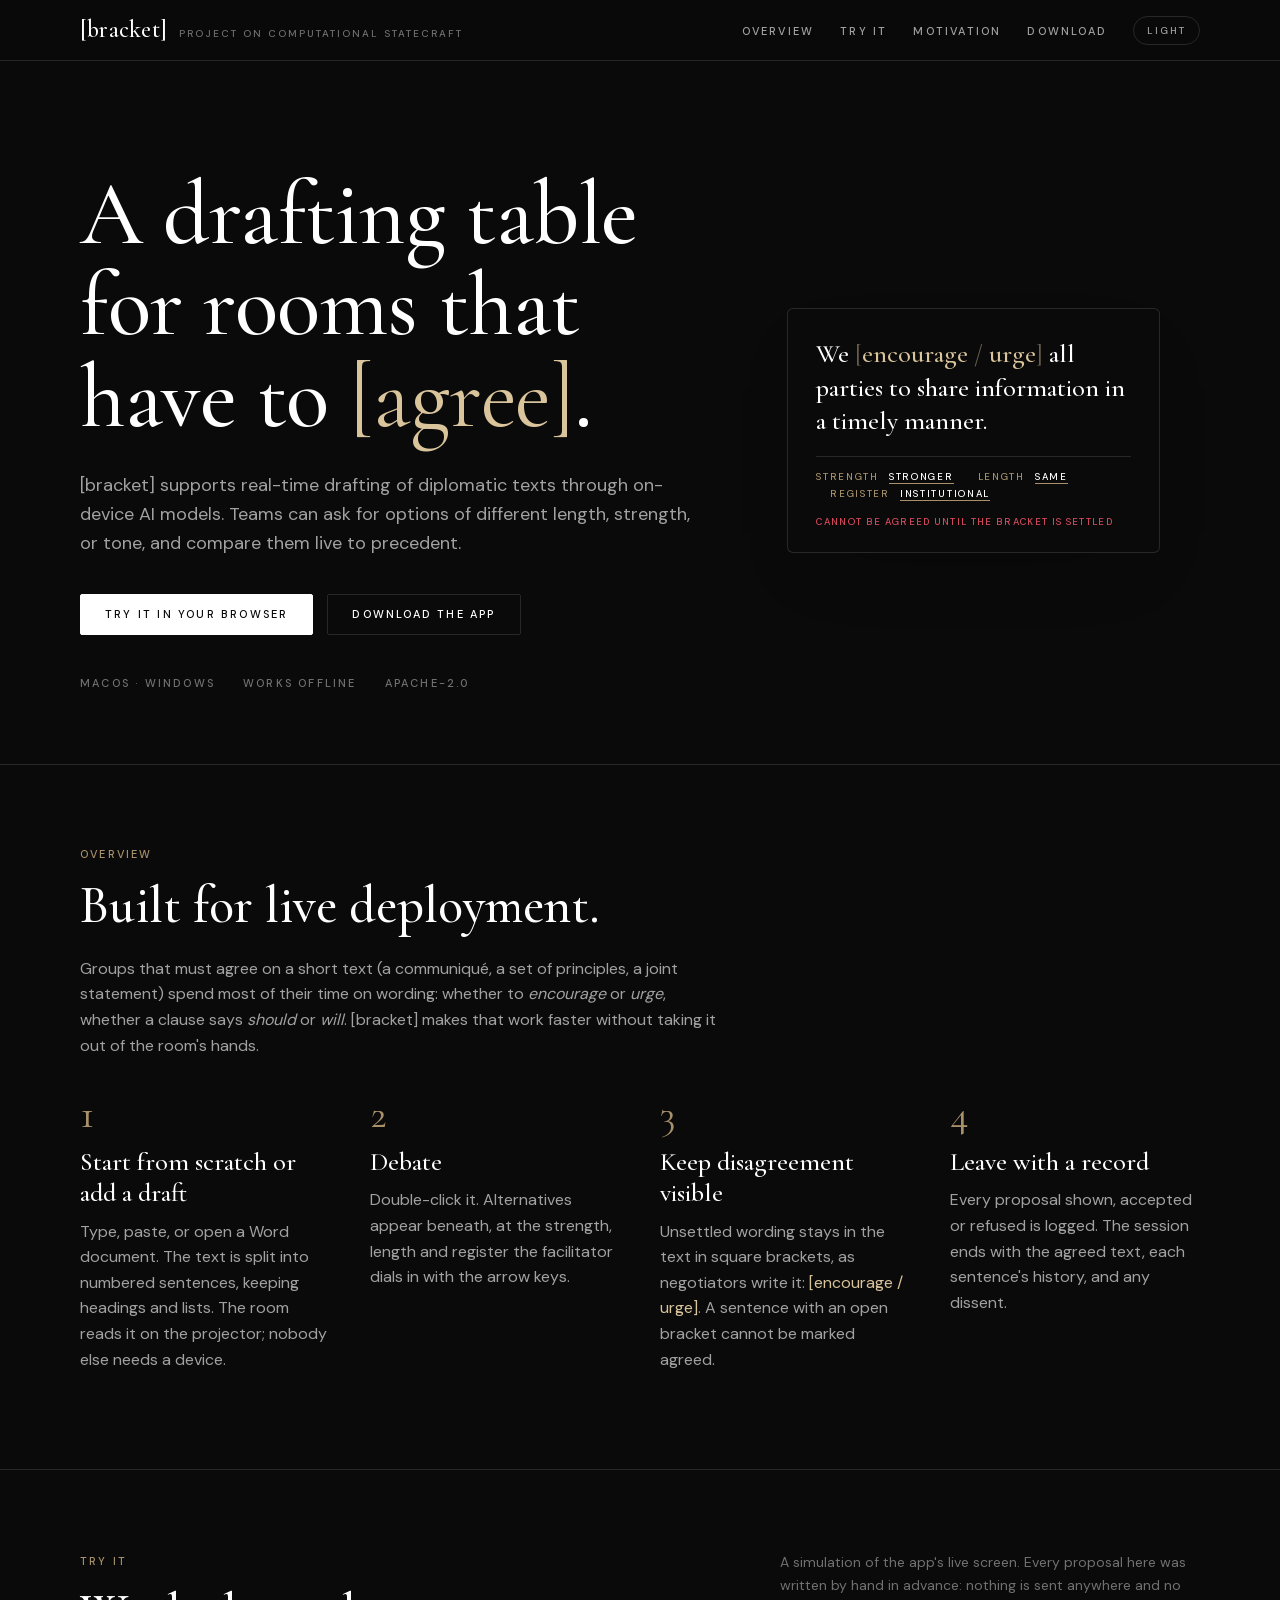
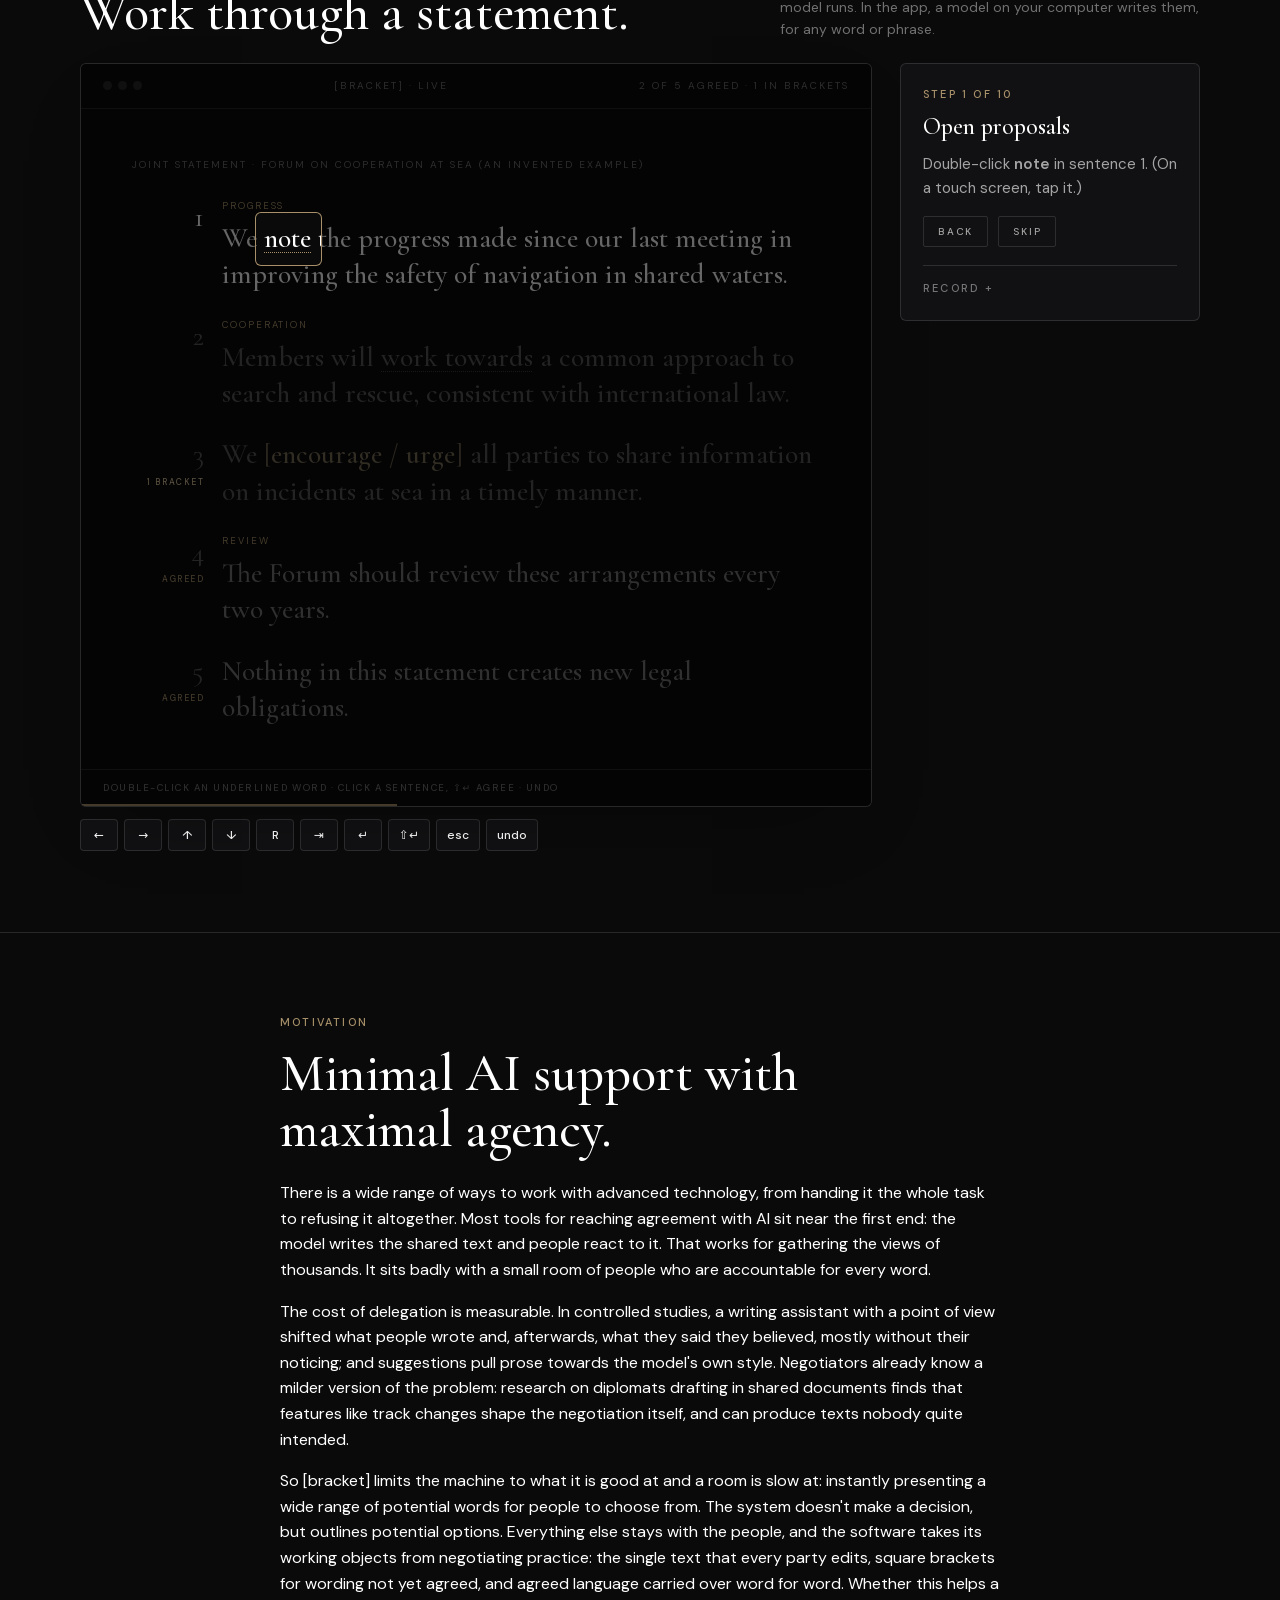
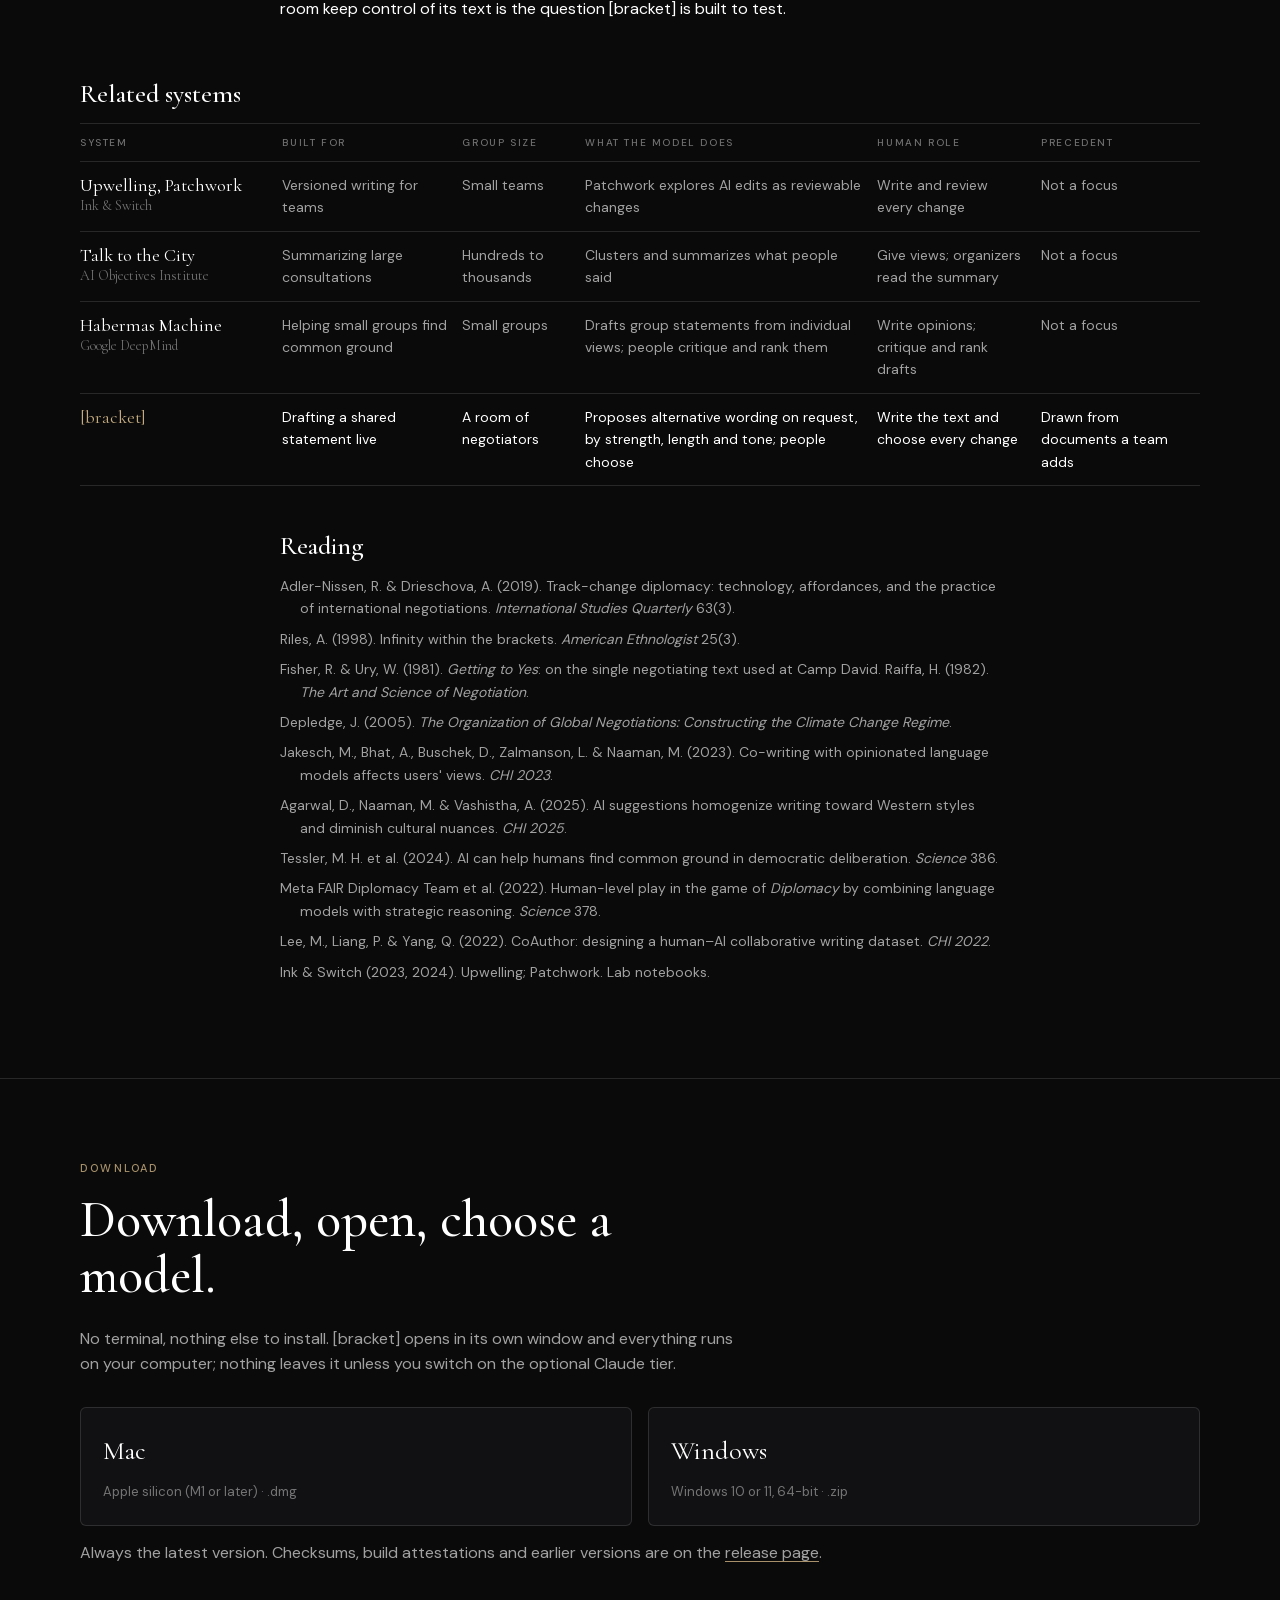
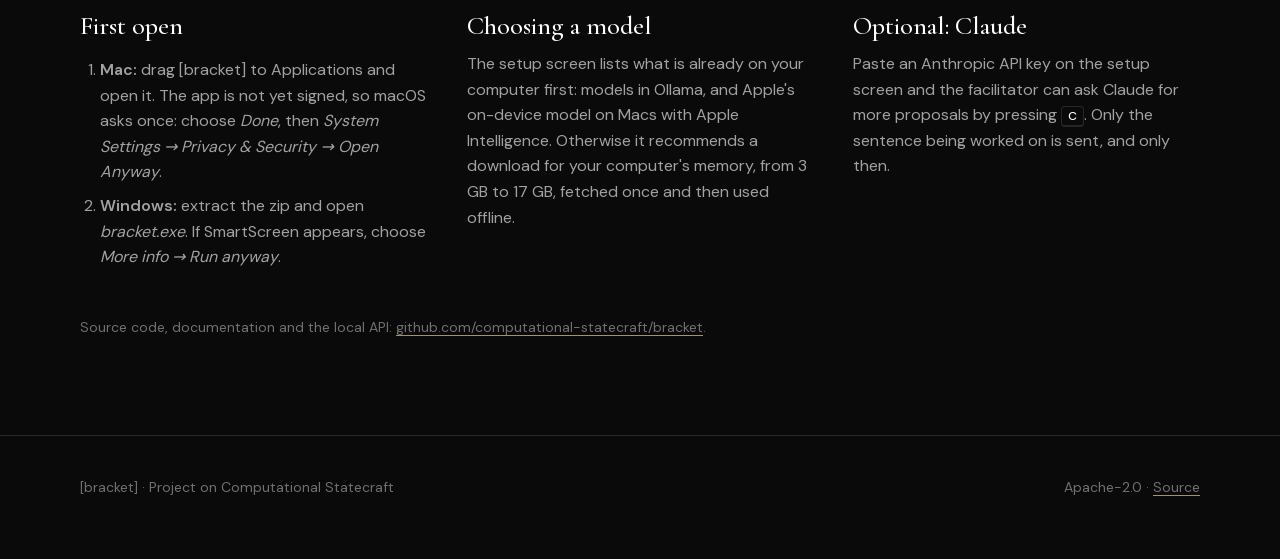
<file: site/index.html>
<!doctype html>
<html lang="en">
<head>
<meta charset="utf-8">
<meta name="viewport" content="width=device-width, initial-scale=1">
<title>[bracket] · a drafting table for rooms that have to agree</title>
<meta name="description" content="[bracket] supports real-time drafting of diplomatic texts through on-device AI models. Teams can ask for options of different length, strength, or tone, and compare them live to precedent.">
<meta name="color-scheme" content="dark light">
<link rel="stylesheet" href="style.css">
<link rel="icon" href="assets/icon.svg" type="image/svg+xml">
<script>
  // the theme chosen last time on this device (if any), before the page paints
  try { const t = localStorage.getItem('bracket-theme'); if (t === 'light' || t === 'dark') document.documentElement.dataset.theme = t; } catch (e) {}
</script>
</head>
<body>
<a class="skip" href="#main">Skip to content</a>

<header class="top">
  <div class="wrap">
    <a class="mark" href="#top" aria-label="[bracket], home"><span class="word">[bracket]</span><span class="by caps">Project on Computational Statecraft</span></a>
    <nav aria-label="Sections">
      <ul>
        <li class="hide-sm"><a class="caps" href="#how">Overview</a></li>
        <li><a class="caps" href="#try">Try it</a></li>
        <li class="hide-sm"><a class="caps" href="#why">Motivation</a></li>
        <li><a class="caps" href="#download">Download</a></li>
        <li><button class="theme caps" id="theme" type="button" aria-label="Switch between light and dark">Dark</button></li>
      </ul>
    </nav>
  </div>
</header>

<main id="main">
<div class="hero" id="top">
  <div class="wrap">
    <div>
    <h1>A drafting table for rooms that have to <span class="b">[agree]</span>.</h1>
    <p class="lede">[bracket] supports real-time drafting of diplomatic texts through on-device AI models.
      Teams can ask for options of different length, strength, or tone, and compare them live to precedent.</p>
    <div class="actions">
      <a class="btn" href="#try">Try it in your browser</a>
      <a class="btn ghost" href="#download">Download the app</a>
    </div>
    <div class="facts caps"><span>macOS · Windows</span><span>Works offline</span><span>Apache-2.0</span></div>
    </div>
    <figure class="specimen" aria-label="An example of a sentence in [bracket]">
      <p class="s">We <span class="bk">[</span><span class="alt">encourage</span><span class="bk"> / </span><span class="alt">urge</span><span class="bk">]</span> all parties to share information in a timely manner.</p>
      <div class="ladder"><span class="lab">Strength</span><b>stronger</b><span class="lab">Length</span><b>same</b><span class="lab">Register</span><b>institutional</b></div>
      <div class="note">Cannot be agreed until the bracket is settled</div>
    </figure>
  </div>
</div>

<section id="how" aria-labelledby="how-h">
  <div class="wrap">
    <p class="eyebrow caps">Overview</p>
    <h2 id="how-h">Built for live deployment.</h2>
    <p class="muted" style="max-width:40em">Groups that must agree on a short text (a communiqué, a set of principles, a
      joint statement) spend most of their time on wording: whether to <em>encourage</em> or <em>urge</em>, whether a
      clause says <em>should</em> or <em>will</em>. [bracket] makes that work faster without taking it out of the room's hands.</p>
    <div class="cols">
      <div class="step"><span class="n">1</span><h3>Start from scratch or add a draft</h3><p>Type, paste, or open a Word document. The text is split into numbered sentences, keeping headings and lists. The room reads it on the projector; nobody else needs a device.</p></div>
      <div class="step"><span class="n">2</span><h3>Debate</h3><p>Double-click it. Alternatives appear beneath, at the strength, length and register the facilitator dials in with the arrow keys.</p></div>
      <div class="step"><span class="n">3</span><h3>Keep disagreement visible</h3><p>Unsettled wording stays in the text in square brackets, as negotiators write it: <span style="color:var(--brk)">[encourage / urge]</span>. A sentence with an open bracket cannot be marked agreed.</p></div>
      <div class="step"><span class="n">4</span><h3>Leave with a record</h3><p>Every proposal shown, accepted or refused is logged. The session ends with the agreed text, each sentence's history, and any dissent.</p></div>
    </div>
  </div>
</section>

<section id="try" aria-labelledby="try-h">
  <div class="wrap">
    <div class="demo-head">
      <div>
        <p class="eyebrow caps">Try it</p>
        <h2 id="try-h" style="margin:0">Work through a statement.</h2>
      </div>
      <p class="small" style="max-width:30em;margin:0">A simulation of the app's live screen. Every proposal here was written
        by hand in advance: nothing is sent anywhere and no model runs. In the app, a model on your computer writes them,
        for any word or phrase.</p>
    </div>

    <div class="demo-grid">
      <div>
        <div class="screen" id="screen">
          <div class="bar"><span class="dots" aria-hidden="true"><i></i><i></i><i></i></span><span>[bracket] · live</span><span id="readout">–</span></div>
          <div class="stage" id="stage" tabindex="0" role="application" aria-label="Demo drafting screen. Use the keys described in the guide."></div>
          <div class="foot"><span id="hintline">Click inside the screen, then use the keys</span><span id="toast" class="toast" role="status" aria-live="polite"></span></div>
          <div class="progress" id="progress" style="width:0"></div>
        </div>
        <div class="keys" id="keys" aria-label="On-screen keys" style="margin-top:12px">
          <button class="key" data-key="ArrowLeft" title="Weaker">←</button>
          <button class="key" data-key="ArrowRight" title="Stronger">→</button>
          <button class="key" data-key="ArrowUp" title="Longer">↑</button>
          <button class="key" data-key="ArrowDown" title="Shorter">↓</button>
          <button class="key" data-key="r" title="Register">R</button>
          <button class="key" data-key="Tab" title="Next proposal">⇥</button>
          <button class="key" data-key="Enter" title="Accept or settle">↵</button>
          <button class="key" data-key="ShiftEnter" title="Keep as alternative, or toggle agreed">⇧↵</button>
          <button class="key" data-key="Escape" title="Close">esc</button>
          <button class="key" data-key="Undo" title="Undo">undo</button>
        </div>
      </div>

      <aside class="guide" aria-live="polite">
        <div class="count caps" id="gcount"></div>
        <h3 id="gtitle"></h3>
        <div id="gbody"></div>
        <div class="nav"><button type="button" id="gback">Back</button><button type="button" id="gnext">Skip</button></div>
        <details class="record">
          <summary class="caps">Record</summary>
          <ol id="log"></ol>
        </details>
      </aside>
    </div>
  </div>
</section>

<section id="why" aria-labelledby="why-h">
  <div class="narrow">
    <p class="eyebrow caps">Motivation</p>
    <h2 id="why-h">Minimal AI support with maximal agency.</h2>
    <p>There is a wide range of ways to work with advanced technology, from handing it the whole task to refusing it
      altogether. Most tools for reaching agreement with AI sit near the first end: the model writes the shared text and
      people react to it. That works for gathering the views of thousands. It sits badly with a small room of people who
      are accountable for every word.</p>
    <p>The cost of delegation is measurable. In controlled studies, a writing assistant with a point of view shifted
      what people wrote and, afterwards, what they said they believed, mostly without their noticing; and suggestions
      pull prose towards the model's own style. Negotiators already know a milder version of the problem: research on
      diplomats drafting in shared documents finds that features like track changes shape the negotiation itself, and
      can produce texts nobody quite intended.</p>
    <p>So [bracket] limits the machine to what it is good at and a room is slow at: instantly presenting a wide range of
      potential words for people to choose from. The system doesn't make a decision, but outlines potential options.
      Everything else stays with the people, and the software takes its working objects from negotiating practice: the single
      text that every party edits, square brackets for wording not yet agreed, and agreed language carried over word
      for word. Whether this helps a room keep control of its text is the question [bracket] is built to test.</p>
  </div>
  <div class="wrap">
    <h3 style="margin-top:56px">Related systems</h3>
    <div class="tablewrap">
      <table>
        <thead><tr><th scope="col">System</th><th scope="col">Built for</th><th scope="col">Group size</th><th scope="col">What the model does</th><th scope="col">Human role</th><th scope="col">Precedent</th></tr></thead>
        <tbody>
          <tr><td>Upwelling, Patchwork <span class="small">Ink &amp; Switch</span></td><td>Versioned writing for teams</td><td>Small teams</td><td>Patchwork explores AI edits as reviewable changes</td><td>Write and review every change</td><td>Not a focus</td></tr>
          <tr><td>Talk to the City <span class="small">AI Objectives Institute</span></td><td>Summarizing large consultations</td><td>Hundreds to thousands</td><td>Clusters and summarizes what people said</td><td>Give views; organizers read the summary</td><td>Not a focus</td></tr>
          <tr><td>Habermas Machine <span class="small">Google DeepMind</span></td><td>Helping small groups find common ground</td><td>Small groups</td><td>Drafts group statements from individual views; people critique and rank them</td><td>Write opinions; critique and rank drafts</td><td>Not a focus</td></tr>
          <tr class="us"><td>[bracket]</td><td>Drafting a shared statement live</td><td>A room of negotiators</td><td>Proposes alternative wording on request, by strength, length and tone; people choose</td><td>Write the text and choose every change</td><td>Drawn from documents a team adds</td></tr>
        </tbody>
      </table>
    </div>
  </div>
  <div class="narrow" style="margin-top:44px">
    <h3>Reading</h3>
    <ul class="refs">
      <li>Adler-Nissen, R. &amp; Drieschova, A. (2019). Track-change diplomacy: technology, affordances, and the practice of international negotiations. <em>International Studies Quarterly</em> 63(3).</li>
      <li>Riles, A. (1998). Infinity within the brackets. <em>American Ethnologist</em> 25(3).</li>
      <li>Fisher, R. &amp; Ury, W. (1981). <em>Getting to Yes</em>: on the single negotiating text used at Camp David. Raiffa, H. (1982). <em>The Art and Science of Negotiation</em>.</li>
      <li>Depledge, J. (2005). <em>The Organization of Global Negotiations: Constructing the Climate Change Regime</em>.</li>
      <li>Jakesch, M., Bhat, A., Buschek, D., Zalmanson, L. &amp; Naaman, M. (2023). Co-writing with opinionated language models affects users' views. <em>CHI 2023</em>.</li>
      <li>Agarwal, D., Naaman, M. &amp; Vashistha, A. (2025). AI suggestions homogenize writing toward Western styles and diminish cultural nuances. <em>CHI 2025</em>.</li>
      <li>Tessler, M. H. et al. (2024). AI can help humans find common ground in democratic deliberation. <em>Science</em> 386.</li>
      <li>Meta FAIR Diplomacy Team et al. (2022). Human-level play in the game of <em>Diplomacy</em> by combining language models with strategic reasoning. <em>Science</em> 378.</li>
      <li>Lee, M., Liang, P. &amp; Yang, Q. (2022). CoAuthor: designing a human–AI collaborative writing dataset. <em>CHI 2022</em>.</li>
      <li>Ink &amp; Switch (2023, 2024). Upwelling; Patchwork. Lab notebooks.</li>
    </ul>
  </div>
</section>

<section id="download" aria-labelledby="dl-h">
  <div class="wrap">
    <p class="eyebrow caps">Download</p>
    <h2 id="dl-h">Download, open, choose a model.</h2>
    <p class="muted" style="max-width:42em">No terminal, nothing else to install. [bracket] opens in its own window and
      everything runs on your computer; nothing leaves it unless you switch on the optional Claude tier.</p>
    <div class="dl">
      <a class="card" href="https://github.com/computational-statecraft/bracket/releases/latest/download/bracket-macOS-arm64.dmg"><span class="os">Mac</span><span class="meta">Apple silicon (M1 or later) · .dmg</span></a>
      <a class="card" href="https://github.com/computational-statecraft/bracket/releases/latest/download/bracket-Windows-x64.zip"><span class="os">Windows</span><span class="meta">Windows 10 or 11, 64-bit · .zip</span></a>
    </div>
    <p class="muted" style="margin-top:14px">Always the latest version. Checksums, build attestations and earlier versions are on the
      <a href="https://github.com/computational-statecraft/bracket/releases/latest">release page</a>.</p>
    <div class="cols" style="margin-top:44px">
      <div>
        <h3>First open</h3>
        <ol class="plain">
          <li><strong>Mac:</strong> drag [bracket] to Applications and open it. The app is not yet signed, so macOS asks once: choose <em>Done</em>, then <em>System Settings → Privacy &amp; Security → Open Anyway</em>.</li>
          <li><strong>Windows:</strong> extract the zip and open <em>bracket.exe</em>. If SmartScreen appears, choose <em>More info → Run anyway</em>.</li>
        </ol>
      </div>
      <div>
        <h3>Choosing a model</h3>
        <p class="muted">The setup screen lists what is already on your computer first: models in Ollama, and Apple's
          on-device model on Macs with Apple Intelligence. Otherwise it recommends a download for your computer's
          memory, from 3 GB to 17 GB, fetched once and then used offline.</p>
      </div>
      <div>
        <h3>Optional: Claude</h3>
        <p class="muted">Paste an Anthropic API key on the setup screen and the facilitator can ask Claude for more
          proposals by pressing <kbd>C</kbd>. Only the sentence being worked on is sent, and only then.</p>
      </div>
    </div>
    <p class="small" style="margin-top:30px">Source code, documentation and the local API: <a href="https://github.com/computational-statecraft/bracket">github.com/computational-statecraft/bracket</a>.</p>
  </div>
</section>
</main>

<footer>
  <div class="wrap">
    <span>[bracket] · Project on Computational Statecraft</span>
    <span>Apache-2.0 · <a href="https://github.com/computational-statecraft/bracket">Source</a></span>
  </div>
</footer>

<script src="demo.js"></script>
</body>
</html>
</file>
<file: site/style.css>
/* bracket — project site. The same type, palette and restraint as the app: a near-black room screen (or a white page,
   in light mode), Cormorant Garamond for the words being negotiated, DM Sans small caps for everything around them. */

@font-face { font-family: 'Cormorant Garamond'; font-style: normal; font-weight: 400 600; font-display: swap; src: url('fonts/CormorantGaramond.woff2') format('woff2'); }
@font-face { font-family: 'DM Sans'; font-style: normal; font-weight: 400 600; font-display: swap; src: url('fonts/DMSans.woff2') format('woff2'); }

:root {
  /* dark by default: the room screen */
  --bg: #0a0a0b; --bg-raised: #111113; --fg: #ffffff; --dim: rgba(255,255,255,.62); --faint: rgba(255,255,255,.42);
  --ghost: rgba(255,255,255,.22); --hair: rgba(255,255,255,.12); --wash: rgba(255,255,255,.07);
  --brass: #a8916a; --brass-strong: #c4ab80; --crimson: #d4495d;
  --brk: #d9c49b; --brk-rest: rgba(217,196,155,.55); --brk-mark: rgba(217,196,155,.45);
  --screen: #0a0a0b; --screen-fg: #ffffff; --screen-rest: rgba(255,255,255,.32);
  --spot-dim: rgba(0,0,0,.6);
  --serif: 'Cormorant Garamond', Georgia, 'Times New Roman', serif;
  --sans: 'DM Sans', system-ui, -apple-system, 'Segoe UI', sans-serif;
  --ease: cubic-bezier(.2,0,0,1);
  --gx: clamp(16px, 5vw, 72px);
  color-scheme: dark;
}
/* light: plain white page */
:root[data-theme="light"] {
  --bg: #ffffff; --bg-raised: #ffffff; --fg: #14141a; --dim: rgba(20,20,26,.68); --faint: rgba(20,20,26,.5);
  --ghost: rgba(20,20,26,.28); --hair: rgba(20,20,26,.13); --wash: rgba(20,20,26,.045);
  --brass: #876733; --brass-strong: #6d5226; --crimson: #a5283c;
  --brk: #8a6420; --brk-rest: rgba(138,100,32,.62); --brk-mark: rgba(138,100,32,.5);
  --screen: #ffffff; --screen-fg: #14141a; --screen-rest: rgba(20,20,26,.34);
  --spot-dim: rgba(255,255,255,.72);
  color-scheme: light;
}

* { box-sizing: border-box; }
html { scroll-behavior: smooth; -webkit-text-size-adjust: 100%; }
@media (prefers-reduced-motion: reduce) { html { scroll-behavior: auto; } * { transition: none !important; animation: none !important; } }
body { margin: 0; background: var(--bg); color: var(--fg); font-family: var(--sans); font-size: 16px; line-height: 1.6; -webkit-font-smoothing: antialiased; overflow-x: hidden; }
a { color: inherit; text-decoration-color: var(--brass); text-underline-offset: 3px; }
a:hover { color: var(--brass-strong); }
:focus-visible { outline: 2px solid var(--brass); outline-offset: 3px; }
.caps { font-family: var(--sans); font-size: 11px; font-weight: 500; letter-spacing: .2em; text-transform: uppercase; }
.wrap { width: min(1120px, 100% - 2 * var(--gx)); margin: 0 auto; }
.narrow { width: min(720px, 100% - 2 * var(--gx)); margin: 0 auto; }
.skip { position: absolute; left: -9999px; } .skip:focus { left: 16px; top: 16px; z-index: 99; background: var(--bg); padding: 8px 12px; }

/* ---------- header ---------- */
.top { position: sticky; top: 0; z-index: 20; background: color-mix(in srgb, var(--bg) 88%, transparent); backdrop-filter: blur(10px); -webkit-backdrop-filter: blur(10px); border-bottom: 1px solid var(--hair); }
.top .wrap { display: flex; align-items: center; justify-content: space-between; gap: 20px; height: 60px; }
.mark { display: flex; align-items: baseline; gap: 12px; text-decoration: none; }
.mark .word { font-family: var(--serif); font-size: 24px; font-weight: 500; letter-spacing: .01em; }
.mark .by { color: var(--faint); font-size: 10px; }
nav ul { display: flex; gap: 26px; list-style: none; margin: 0; padding: 0; align-items: center; }
nav a { text-decoration: none; color: var(--dim); } nav a:hover { color: var(--fg); }
.theme { background: none; border: 1px solid var(--hair); color: var(--dim); border-radius: 999px; padding: 7px 13px; cursor: pointer; font: 500 10px var(--sans); letter-spacing: .2em; text-transform: uppercase; }
.theme:hover { color: var(--fg); border-color: var(--ghost); }
@media (max-width: 760px) { nav .hide-sm { display: none; } nav ul { gap: 16px; } .mark .by { display: none; } }

/* ---------- hero ---------- */
.hero { padding: clamp(64px, 12vh, 140px) 0 clamp(48px, 8vh, 96px); }
.hero .wrap { display: grid; grid-template-columns: minmax(0, 1.35fr) minmax(0, 1fr); gap: 56px; align-items: center; }
@media (max-width: 980px) { .hero .wrap { grid-template-columns: 1fr; } .specimen { display: none; } }
.specimen { border: 1px solid var(--hair); border-radius: 6px; background: var(--screen); padding: 28px 28px 22px; box-shadow: 0 30px 80px -50px rgba(0,0,0,.5); }
.specimen .s { font-family: var(--serif); font-size: 26px; line-height: 1.3; font-weight: 500; margin: 0 0 18px; }
.specimen .s .alt { color: var(--brk); } .specimen .s .bk { color: var(--brk-mark); font-weight: 400; }
.specimen .ladder { display: flex; flex-wrap: wrap; gap: 4px 10px; font: 500 9.5px var(--sans); letter-spacing: .18em; text-transform: uppercase; color: var(--faint); padding-top: 14px; border-top: 1px solid var(--hair); }
.specimen .ladder b { color: var(--fg); font-weight: 500; border-bottom: 1px solid var(--brass); }
.specimen .ladder .lab { color: var(--brass); } .specimen .ladder b + .lab { margin-left: 14px; }
.specimen .note { margin-top: 14px; font: 500 9.5px/1.6 var(--sans); letter-spacing: .14em; text-transform: uppercase; color: var(--crimson); }
.hero h1 { font-family: var(--serif); font-weight: 500; font-size: clamp(42px, 7vw, 92px); line-height: 1.02; letter-spacing: -.005em; margin: 0 0 28px; max-width: 14ch; }
.hero h1 .b { color: var(--brk); font-weight: 400; }
.hero .lede { font-size: clamp(16px, 1.5vw, 18px); color: var(--dim); max-width: 36em; margin: 0 0 36px; }
.hero .lede strong { color: var(--fg); font-weight: 500; }
.actions { display: flex; gap: 14px; flex-wrap: wrap; align-items: center; }
.btn { display: inline-flex; align-items: center; gap: 10px; padding: 14px 24px; border: 1px solid var(--fg); background: var(--fg); color: var(--bg); text-decoration: none; border-radius: 2px; cursor: pointer; font: 500 11px/1 var(--sans); letter-spacing: .2em; text-transform: uppercase; }
.btn:hover { color: var(--bg); opacity: .86; }
.btn.ghost { background: none; color: var(--fg); border-color: var(--hair); } .btn.ghost:hover { border-color: var(--ghost); color: var(--fg); opacity: 1; }
.facts { display: flex; flex-wrap: wrap; gap: 8px 28px; margin-top: 40px; color: var(--faint); }

/* ---------- sections ---------- */
section { padding: clamp(56px, 9vh, 112px) 0; border-top: 1px solid var(--hair); }
.eyebrow { color: var(--brass); margin: 0 0 14px; }
h2 { font-family: var(--serif); font-weight: 500; font-size: clamp(32px, 4.4vw, 52px); line-height: 1.08; margin: 0 0 22px; max-width: 22ch; }
h3 { font-family: var(--serif); font-weight: 500; font-size: 26px; line-height: 1.2; margin: 0 0 10px; }
p { margin: 0 0 16px; } .muted { color: var(--dim); } .small { font-size: 14px; color: var(--faint); }
.cols { display: grid; grid-template-columns: repeat(auto-fit, minmax(230px, 1fr)); gap: 36px 40px; margin-top: 36px; }
.step .n { font-family: var(--serif); font-size: 40px; line-height: 1; color: var(--brass); display: block; margin-bottom: 12px; }
.step p { color: var(--dim); }

/* ---------- the demo: a projected screen ---------- */
.demo-head { display: flex; justify-content: space-between; align-items: end; gap: 24px; flex-wrap: wrap; margin-bottom: 22px; }
.screen { position: relative; background: var(--screen); color: var(--screen-fg); border: 1px solid var(--hair); border-radius: 6px; box-shadow: 0 30px 80px -40px rgba(0,0,0,.45); overflow: hidden; }
.screen:focus-within { border-color: var(--ghost); }
.screen .bar { display: flex; justify-content: space-between; align-items: center; gap: 16px; padding: 14px 22px; border-bottom: 1px solid var(--hair); color: var(--faint); font-size: 10px; letter-spacing: .2em; text-transform: uppercase; }
.screen .bar .dots { display: flex; gap: 6px; } .screen .bar .dots i { width: 9px; height: 9px; border-radius: 50%; background: var(--hair); display: block; }
.stage { padding: clamp(22px, 4vw, 48px) clamp(18px, 4vw, 56px) 28px; min-height: 520px; outline: none; }
.stmt-title { font-size: 10px; color: var(--faint); letter-spacing: .2em; text-transform: uppercase; margin-bottom: 26px; }
.row { display: grid; grid-template-columns: 72px minmax(0,1fr); gap: 0 18px; margin-top: .55em; cursor: pointer; }
.row:first-child { margin-top: 0; }
.gut { text-align: right; font-family: var(--serif); font-size: clamp(20px, 2.2vw, 28px); line-height: 1.3; color: var(--screen-rest); position: relative; }
.gut .mk { display: block; font: 500 8.5px/1.4 var(--sans); letter-spacing: .18em; text-transform: uppercase; margin-top: 4px; white-space: nowrap; }
.gut .mk.agreed { color: var(--brass); } .gut .mk.brk { color: var(--brk); } .gut .mk.v { color: var(--ghost); }
.sent { font-family: var(--serif); font-weight: 500; font-size: clamp(20px, 2.2vw, 28px); line-height: 1.3; color: var(--screen-rest); transition: color 220ms var(--ease); user-select: none; -webkit-user-select: none; }
.row.focus .sent, .row.focus .gut .num { color: var(--screen-fg); }
.row.agreed .sent { color: color-mix(in srgb, var(--screen-fg) 45%, transparent); }
.sent .w { border-radius: 2px; }
.sent .tw { text-decoration: underline dotted var(--ghost); text-underline-offset: 5px; text-decoration-thickness: 1px; }
.row.focus .sent .tw { text-decoration-color: var(--brass); }
.sent .sel { background: var(--wash); box-shadow: 0 0 0 .14em var(--wash); }
.sent .alt { color: var(--brk-rest); } .row.focus .sent .alt { color: var(--brk); }
.sent .bk { color: var(--brk-mark); font-weight: 400; }
.sent .altcur { border-bottom: 2px solid var(--brk); }
.sent .new { color: var(--brass); }
.lead { font-size: 9.5px; color: var(--brass); letter-spacing: .2em; text-transform: uppercase; margin-bottom: 6px; }

.panel { margin: 14px 0 6px; padding-left: 14px; border-left: 1px solid var(--hair); font-size: 15px; }
.panel.brkp { border-left-color: var(--brk-mark); }
.dials { display: flex; flex-wrap: wrap; gap: 8px 30px; align-items: baseline; margin-bottom: 14px; font-size: 10px; letter-spacing: .18em; text-transform: uppercase; color: var(--faint); }
.dials .lab { color: var(--brass); }
.dials .r { margin-right: 10px; white-space: nowrap; display: inline-block; } .dials .r.cur { color: var(--screen-fg); border-bottom: 1px solid var(--brass); padding-bottom: 2px; }
.dials .v { color: var(--screen-fg); }
.grid { display: grid; grid-template-columns: repeat(3, minmax(0,1fr)); gap: 10px 22px; }
@media (max-width: 640px) { .grid { grid-template-columns: 1fr; } }
.cell { display: grid; grid-template-columns: 18px minmax(0,1fr); align-items: baseline; cursor: pointer; background: none; border: 0; padding: 4px 0; text-align: left; color: inherit; font: inherit; }
.cell .n { font: 500 10px var(--sans); color: var(--ghost); letter-spacing: .1em; }
.cell p { margin: 0; font-family: var(--serif); font-size: clamp(18px, 1.8vw, 22px); line-height: 1.25; color: var(--faint); transition: color 140ms var(--ease); }
.cell.cur p, .cell:hover p { color: var(--screen-fg); } .cell.cur .n { color: var(--brass); }
.cell .chg { color: var(--brass); }
.cell .src { font: 500 8.5px var(--sans); letter-spacing: .16em; text-transform: uppercase; color: var(--ghost); margin-left: 8px; }
.slot { display: grid; grid-template-columns: minmax(0,1fr) auto; gap: 20px; cursor: pointer; padding: 3px 0; background: none; border: 0; color: inherit; text-align: left; font: inherit; width: 100%; }
.slot p { margin: 0; font-family: var(--serif); font-size: clamp(18px, 1.9vw, 22px); color: var(--brk-rest); }
.slot.cur p { color: var(--brk); } .slot .k { font: 500 9px var(--sans); letter-spacing: .16em; text-transform: uppercase; color: var(--brass); }
.hint { margin-top: 18px; font: 500 9.5px/1.7 var(--sans); letter-spacing: .14em; text-transform: uppercase; color: var(--ghost); }

.screen .foot { display: flex; justify-content: space-between; gap: 16px; align-items: center; flex-wrap: wrap; padding: 12px 22px; border-top: 1px solid var(--hair); font: 500 9.5px var(--sans); letter-spacing: .16em; text-transform: uppercase; color: var(--faint); }
.spot { position: absolute; z-index: 4; pointer-events: none; border-radius: 6px; opacity: 0; box-shadow: 0 0 0 200vmax var(--spot-dim), 0 0 0 1px var(--brass) inset;
  transition: left 420ms var(--ease), top 420ms var(--ease), width 420ms var(--ease), height 420ms var(--ease), opacity 300ms var(--ease); }
.spot.on { opacity: 1; }
.progress { position: absolute; left: 0; bottom: 0; height: 2px; background: var(--brass); transition: width 500ms var(--ease); }
.toast { color: var(--crimson); } .toast.ok { color: var(--brass); }

/* on-screen keys, for touch and for anyone who prefers clicking */
.keys { display: flex; flex-wrap: wrap; gap: 6px; }
.key { min-width: 38px; padding: 7px 10px; border: 1px solid var(--hair); background: var(--bg-raised); color: var(--fg); border-radius: 4px; cursor: pointer; font: 500 12px var(--sans); }
.key:hover { border-color: var(--ghost); } .key:active { transform: translateY(1px); }
.key[disabled] { opacity: .35; cursor: default; }

/* the guide beside the screen */
.demo-grid { display: grid; grid-template-columns: minmax(0, 1fr) 300px; gap: 28px; align-items: start; }
@media (max-width: 980px) { .demo-grid { grid-template-columns: 1fr; } }
.guide { position: sticky; top: 84px; border: 1px solid var(--hair); border-radius: 6px; padding: 22px; background: var(--bg-raised); }
@media (max-width: 980px) { .guide { position: static; } }
.guide .count { color: var(--brass); margin-bottom: 10px; }
.guide h3 { font-size: 24px; }
.guide p { color: var(--dim); font-size: 15px; }
.guide kbd, p kbd, li kbd { font: 500 12px var(--sans); border: 1px solid var(--hair); border-bottom-width: 2px; border-radius: 4px; padding: 1px 6px; background: var(--bg); color: var(--fg); white-space: nowrap; }
.guide .nav { display: flex; gap: 10px; margin-top: 16px; flex-wrap: wrap; }
.guide .nav button { background: none; border: 1px solid var(--hair); color: var(--dim); padding: 8px 14px; border-radius: 2px; cursor: pointer; font: 500 10px var(--sans); letter-spacing: .18em; text-transform: uppercase; }
.guide .nav button:hover { color: var(--fg); border-color: var(--ghost); }
.guide .done { color: var(--brass); font-weight: 500; }
.record { margin-top: 18px; border-top: 1px solid var(--hair); padding-top: 14px; }
.record summary { cursor: pointer; color: var(--faint); list-style: none; }
.record summary::-webkit-details-marker { display: none; }
.record summary::after { content: ' +'; } .record[open] summary::after { content: ' −'; }
.record summary:hover { color: var(--dim); }
.record ol { list-style: none; margin: 8px 0 0; padding: 0; max-height: 180px; overflow: auto; font: 12px/1.55 ui-monospace, SFMono-Regular, Menlo, Consolas, monospace; color: var(--dim); }
.record li { padding: 2px 0; border-bottom: 1px dashed var(--hair); }
.record li b { color: var(--brass); font-weight: 500; }



/* ---------- comparison ---------- */
.tablewrap { overflow-x: auto; margin-top: 14px; border-top: 1px solid var(--hair); }
table { border-collapse: collapse; width: 100%; min-width: 820px; font-size: 14px; }
th, td { text-align: left; padding: 12px 14px 12px 0; border-bottom: 1px solid var(--hair); vertical-align: top; }
th { font: 500 10px var(--sans); letter-spacing: .16em; text-transform: uppercase; color: var(--faint); }
td:first-child { font-family: var(--serif); font-size: 18px; line-height: 1.3; width: 18%; }
td:first-child .small { display: block; }
tbody tr.us td { color: var(--fg); } tr.us td:first-child { color: var(--brass-strong); }
tbody td:not(:first-child) { color: var(--dim); }


/* ---------- download ---------- */
.dl { display: grid; grid-template-columns: repeat(auto-fit, minmax(220px, 1fr)); gap: 16px; margin-top: 30px; }
.dl a.card { display: block; padding: 22px; border: 1px solid var(--hair); border-radius: 6px; text-decoration: none; background: var(--bg-raised); }
.dl a.card:hover { border-color: var(--brass); color: inherit; }
.dl .os { font-family: var(--serif); font-size: 26px; display: block; margin-bottom: 6px; }
.dl .meta { color: var(--faint); font-size: 13px; }
.models { margin-top: 30px; }
.models td:first-child { font-family: var(--sans); font-size: 14px; }
ol.plain { padding-left: 20px; color: var(--dim); } ol.plain li { margin-bottom: 8px; }

/* ---------- references and footer ---------- */
.refs { font-size: 14px; color: var(--dim); padding-left: 0; list-style: none; }
.refs li { margin-bottom: 8px; padding-left: 1.4em; text-indent: -1.4em; }
footer { border-top: 1px solid var(--hair); padding: 40px 0 60px; color: var(--faint); font-size: 14px; }
footer .wrap { display: flex; justify-content: space-between; gap: 20px; flex-wrap: wrap; }
</file>
